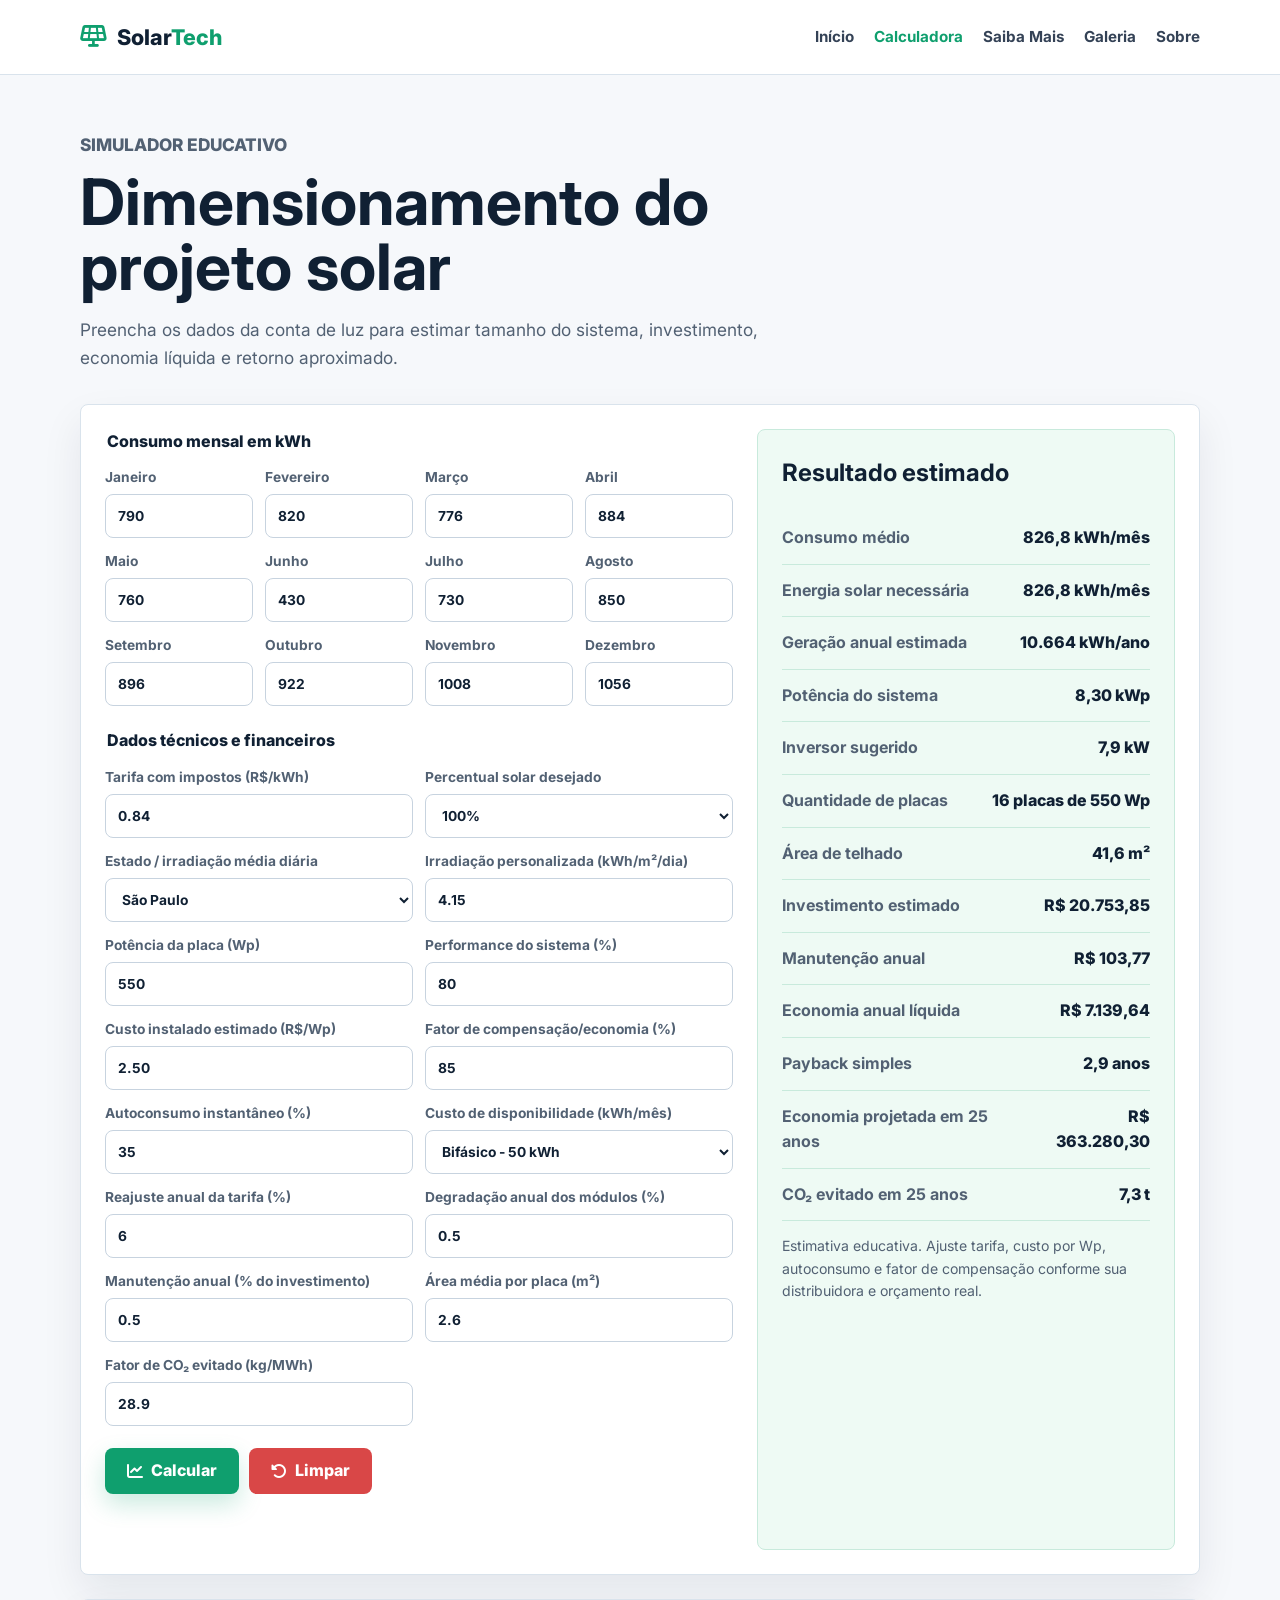
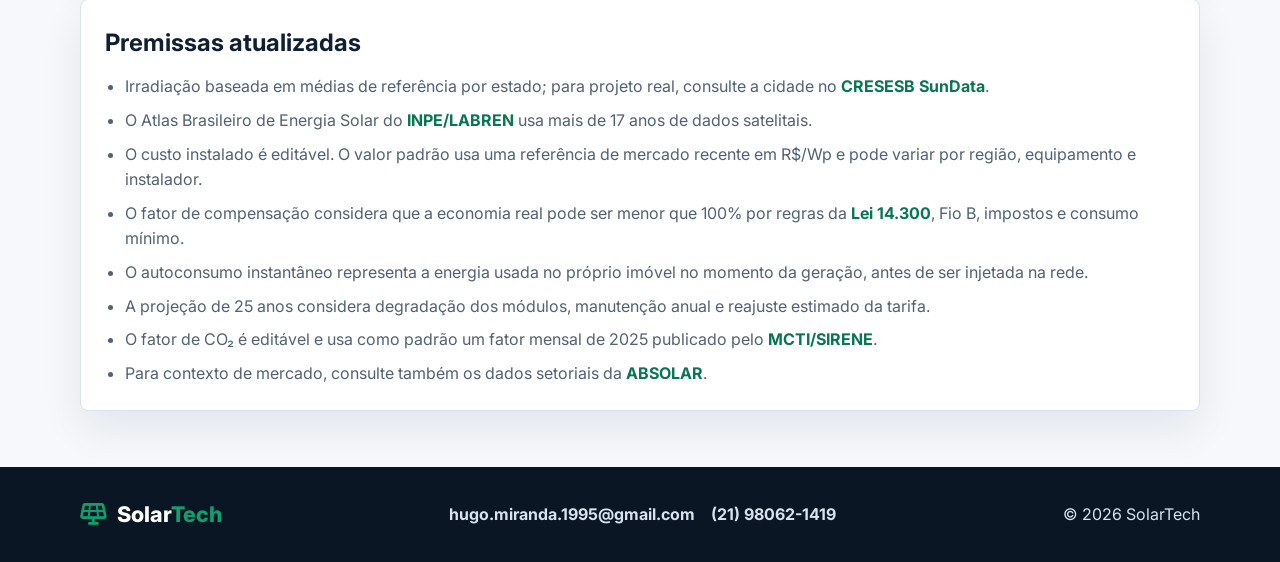
<file: calculadora.html>
<!DOCTYPE html>
<html lang="pt-BR">
<head>
  <meta charset="UTF-8">
  <meta name="viewport" content="width=device-width, initial-scale=1.0">
  <meta name="description" content="Calculadora SolarTech para estimar consumo, potência do sistema, quantidade de placas e economia.">
  <title>Calculadora Solar | SolarTech</title>
  <link rel="preconnect" href="https://fonts.googleapis.com">
  <link rel="preconnect" href="https://fonts.gstatic.com" crossorigin>
  <link href="https://fonts.googleapis.com/css2?family=Inter:wght@400;500;600;700;800&display=swap" rel="stylesheet">
  <link rel="stylesheet" href="https://cdnjs.cloudflare.com/ajax/libs/font-awesome/6.5.1/css/all.min.css">
  <link rel="stylesheet" href="assets/css/styles.css">
</head>
<body>
  <header class="site-header">
    <nav class="navbar container" aria-label="Navegação principal">
      <a class="brand" href="index.html"><i class="fa-solid fa-solar-panel"></i><span>Solar<span>Tech</span></span></a>
      <ul class="nav-links">
        <li><a href="index.html">Início</a></li>
        <li><a class="active" href="calculadora.html">Calculadora</a></li>
        <li><a href="saiba-mais.html">Saiba Mais</a></li>
        <li><a href="galeria.html">Galeria</a></li>
        <li><a href="sobre.html">Sobre</a></li>
      </ul>
    </nav>
  </header>

  <main class="container page">
    <div class="page-heading">
      <p class="eyebrow">Simulador educativo</p>
      <h1>Dimensionamento do projeto solar</h1>
      <p>Preencha os dados da conta de luz para estimar tamanho do sistema, investimento, economia líquida e retorno aproximado.</p>
    </div>

    <section class="calculator-shell">
      <form id="solar-form" class="calculator-form">
        <fieldset>
          <legend>Consumo mensal em kWh</legend>
          <div class="month-grid">
            <label>Janeiro <input type="number" min="0" id="jan" value="790"></label>
            <label>Fevereiro <input type="number" min="0" id="fev" value="820"></label>
            <label>Março <input type="number" min="0" id="mar" value="776"></label>
            <label>Abril <input type="number" min="0" id="abr" value="884"></label>
            <label>Maio <input type="number" min="0" id="mai" value="760"></label>
            <label>Junho <input type="number" min="0" id="jun" value="430"></label>
            <label>Julho <input type="number" min="0" id="jul" value="730"></label>
            <label>Agosto <input type="number" min="0" id="ago" value="850"></label>
            <label>Setembro <input type="number" min="0" id="set" value="896"></label>
            <label>Outubro <input type="number" min="0" id="out" value="922"></label>
            <label>Novembro <input type="number" min="0" id="nov" value="1008"></label>
            <label>Dezembro <input type="number" min="0" id="dez" value="1056"></label>
          </div>
        </fieldset>

        <fieldset>
          <legend>Dados técnicos e financeiros</legend>
          <div class="form-grid">
            <label>Tarifa com impostos (R$/kWh)
              <input type="number" min="0" step="0.01" id="tarifa" value="0.84">
            </label>
            <label>Percentual solar desejado
              <select id="percSolar">
                <option value="0.5">50%</option>
                <option value="0.7">70%</option>
                <option value="0.9">90%</option>
                <option value="1" selected>100%</option>
              </select>
            </label>
            <label>Estado / irradiação média diária
              <select id="estado">
                <option value="4.46">Acre</option>
                <option value="5.37">Alagoas</option>
                <option value="4.30">Amapá</option>
                <option value="4.72">Amazonas</option>
                <option value="5.44">Bahia</option>
                <option value="5.56">Ceará</option>
                <option value="5.11">Distrito Federal</option>
                <option value="4.90">Espírito Santo</option>
                <option value="5.28">Goiás</option>
                <option value="5.03">Maranhão</option>
                <option value="5.12">Mato Grosso</option>
                <option value="5.04">Mato Grosso do Sul</option>
                <option value="4.35">Minas Gerais</option>
                <option value="4.88">Pará</option>
                <option value="5.63">Paraíba</option>
                <option value="3.72">Paraná</option>
                <option value="5.71">Pernambuco</option>
                <option value="5.66">Piauí</option>
                <option value="4.64">Rio de Janeiro</option>
                <option value="5.68">Rio Grande do Norte</option>
                <option value="4.22">Rio Grande do Sul</option>
                <option value="4.55">Rondônia</option>
                <option value="4.64">Roraima</option>
                <option value="4.15" selected>São Paulo</option>
                <option value="4.24">Santa Catarina</option>
                <option value="5.43">Sergipe</option>
                <option value="5.15">Tocantins</option>
              </select>
            </label>
            <label>Irradiação personalizada (kWh/m²/dia)
              <input type="number" min="0" step="0.01" id="irradianciaManual" value="4.15">
            </label>
            <label>Potência da placa (Wp)
              <input type="number" min="1" id="potPlaca" value="550">
            </label>
            <label>Performance do sistema (%)
              <input type="number" min="50" max="95" step="1" id="performance" value="80">
            </label>
            <label>Custo instalado estimado (R$/Wp)
              <input type="number" min="0" step="0.01" id="custoWp" value="2.50">
            </label>
            <label>Fator de compensação/economia (%)
              <input type="number" min="0" max="100" step="1" id="fatorEconomia" value="85">
            </label>
            <label>Autoconsumo instantâneo (%)
              <input type="number" min="0" max="100" step="1" id="autoconsumo" value="35">
            </label>
            <label>Custo de disponibilidade (kWh/mês)
              <select id="disponibilidade">
                <option value="30">Monofásico - 30 kWh</option>
                <option value="50" selected>Bifásico - 50 kWh</option>
                <option value="100">Trifásico - 100 kWh</option>
              </select>
            </label>
            <label>Reajuste anual da tarifa (%)
              <input type="number" min="0" max="20" step="0.1" id="reajusteTarifa" value="6">
            </label>
            <label>Degradação anual dos módulos (%)
              <input type="number" min="0" max="2" step="0.1" id="degradacao" value="0.5">
            </label>
            <label>Manutenção anual (% do investimento)
              <input type="number" min="0" max="5" step="0.1" id="manutencao" value="0.5">
            </label>
            <label>Área média por placa (m²)
              <input type="number" min="1" step="0.1" id="areaPlaca" value="2.6">
            </label>
            <label>Fator de CO₂ evitado (kg/MWh)
              <input type="number" min="0" step="0.1" id="fatorCo2" value="28.9">
            </label>
          </div>
        </fieldset>

        <div class="form-actions">
          <button class="button" type="submit"><i class="fa-solid fa-chart-line"></i> Calcular</button>
          <button class="button button-danger" type="reset"><i class="fa-solid fa-rotate-left"></i> Limpar</button>
        </div>
        <p id="form-alert" class="form-alert" role="alert"></p>
      </form>

      <aside id="resultados" class="results-panel" aria-live="polite">
        <h2>Resultado estimado</h2>
        <dl>
          <div><dt>Consumo médio</dt><dd><span id="consMedio">0</span> kWh/mês</dd></div>
          <div><dt>Energia solar necessária</dt><dd><span id="energiaSolar">0</span> kWh/mês</dd></div>
          <div><dt>Geração anual estimada</dt><dd><span id="geracaoAnual">0</span> kWh/ano</dd></div>
          <div><dt>Potência do sistema</dt><dd><span id="potenciaSistema">0</span> kWp</dd></div>
          <div><dt>Inversor sugerido</dt><dd><span id="inversor">0</span> kW</dd></div>
          <div><dt>Quantidade de placas</dt><dd><span id="qtdPlacas">0</span> placas de <span id="potPlacaShow">0</span> Wp</dd></div>
          <div><dt>Área de telhado</dt><dd><span id="areaTelhado">0</span> m²</dd></div>
          <div><dt>Investimento estimado</dt><dd>R$ <span id="investimento">0</span></dd></div>
          <div><dt>Manutenção anual</dt><dd>R$ <span id="manutencaoAnual">0</span></dd></div>
          <div><dt>Economia anual líquida</dt><dd>R$ <span id="economiaAnual">0</span></dd></div>
          <div><dt>Payback simples</dt><dd><span id="payback">0</span> anos</dd></div>
          <div><dt>Economia projetada em 25 anos</dt><dd>R$ <span id="economia25">0</span></dd></div>
          <div><dt>CO₂ evitado em 25 anos</dt><dd><span id="co2Evitado">0</span> t</dd></div>
        </dl>
        <p>Estimativa educativa. Ajuste tarifa, custo por Wp, autoconsumo e fator de compensação conforme sua distribuidora e orçamento real.</p>
      </aside>
    </section>

    <section class="reference-box">
      <h2>Premissas atualizadas</h2>
      <ul>
        <li>Irradiação baseada em médias de referência por estado; para projeto real, consulte a cidade no <a href="https://cresesb.cepel.br/sundata/index.php" target="_blank" rel="noreferrer">CRESESB SunData</a>.</li>
        <li>O Atlas Brasileiro de Energia Solar do <a href="https://labren.ccst.inpe.br/atlas_2017.html" target="_blank" rel="noreferrer">INPE/LABREN</a> usa mais de 17 anos de dados satelitais.</li>
        <li>O custo instalado é editável. O valor padrão usa uma referência de mercado recente em R$/Wp e pode variar por região, equipamento e instalador.</li>
        <li>O fator de compensação considera que a economia real pode ser menor que 100% por regras da <a href="https://www.planalto.gov.br/ccivil_03/_ato2019-2022/2022/lei/l14300.htm" target="_blank" rel="noreferrer">Lei 14.300</a>, Fio B, impostos e consumo mínimo.</li>
        <li>O autoconsumo instantâneo representa a energia usada no próprio imóvel no momento da geração, antes de ser injetada na rede.</li>
        <li>A projeção de 25 anos considera degradação dos módulos, manutenção anual e reajuste estimado da tarifa.</li>
        <li>O fator de CO₂ é editável e usa como padrão um fator mensal de 2025 publicado pelo <a href="https://www.gov.br/mcti/pt-br/acompanhe-o-mcti/sirene/dados-e-ferramentas/fatores-de-emissao" target="_blank" rel="noreferrer">MCTI/SIRENE</a>.</li>
        <li>Para contexto de mercado, consulte também os dados setoriais da <a href="https://www.absolar.org.br/" target="_blank" rel="noreferrer">ABSOLAR</a>.</li>
      </ul>
    </section>
  </main>

  <footer class="site-footer">
    <div class="container footer-grid">
      <div class="brand footer-brand"><i class="fa-solid fa-solar-panel"></i><span>Solar<span>Tech</span></span></div>
      <div class="footer-contact">
        <a href="mailto:hugo.miranda.1995@gmail.com">hugo.miranda.1995@gmail.com</a>
        <a href="https://wa.me/5521980621419">(21) 98062-1419</a>
      </div>
      <p>© 2026 SolarTech</p>
    </div>
  </footer>

  <script src="assets/js/calculadora.js"></script>
</body>
</html>
</file>
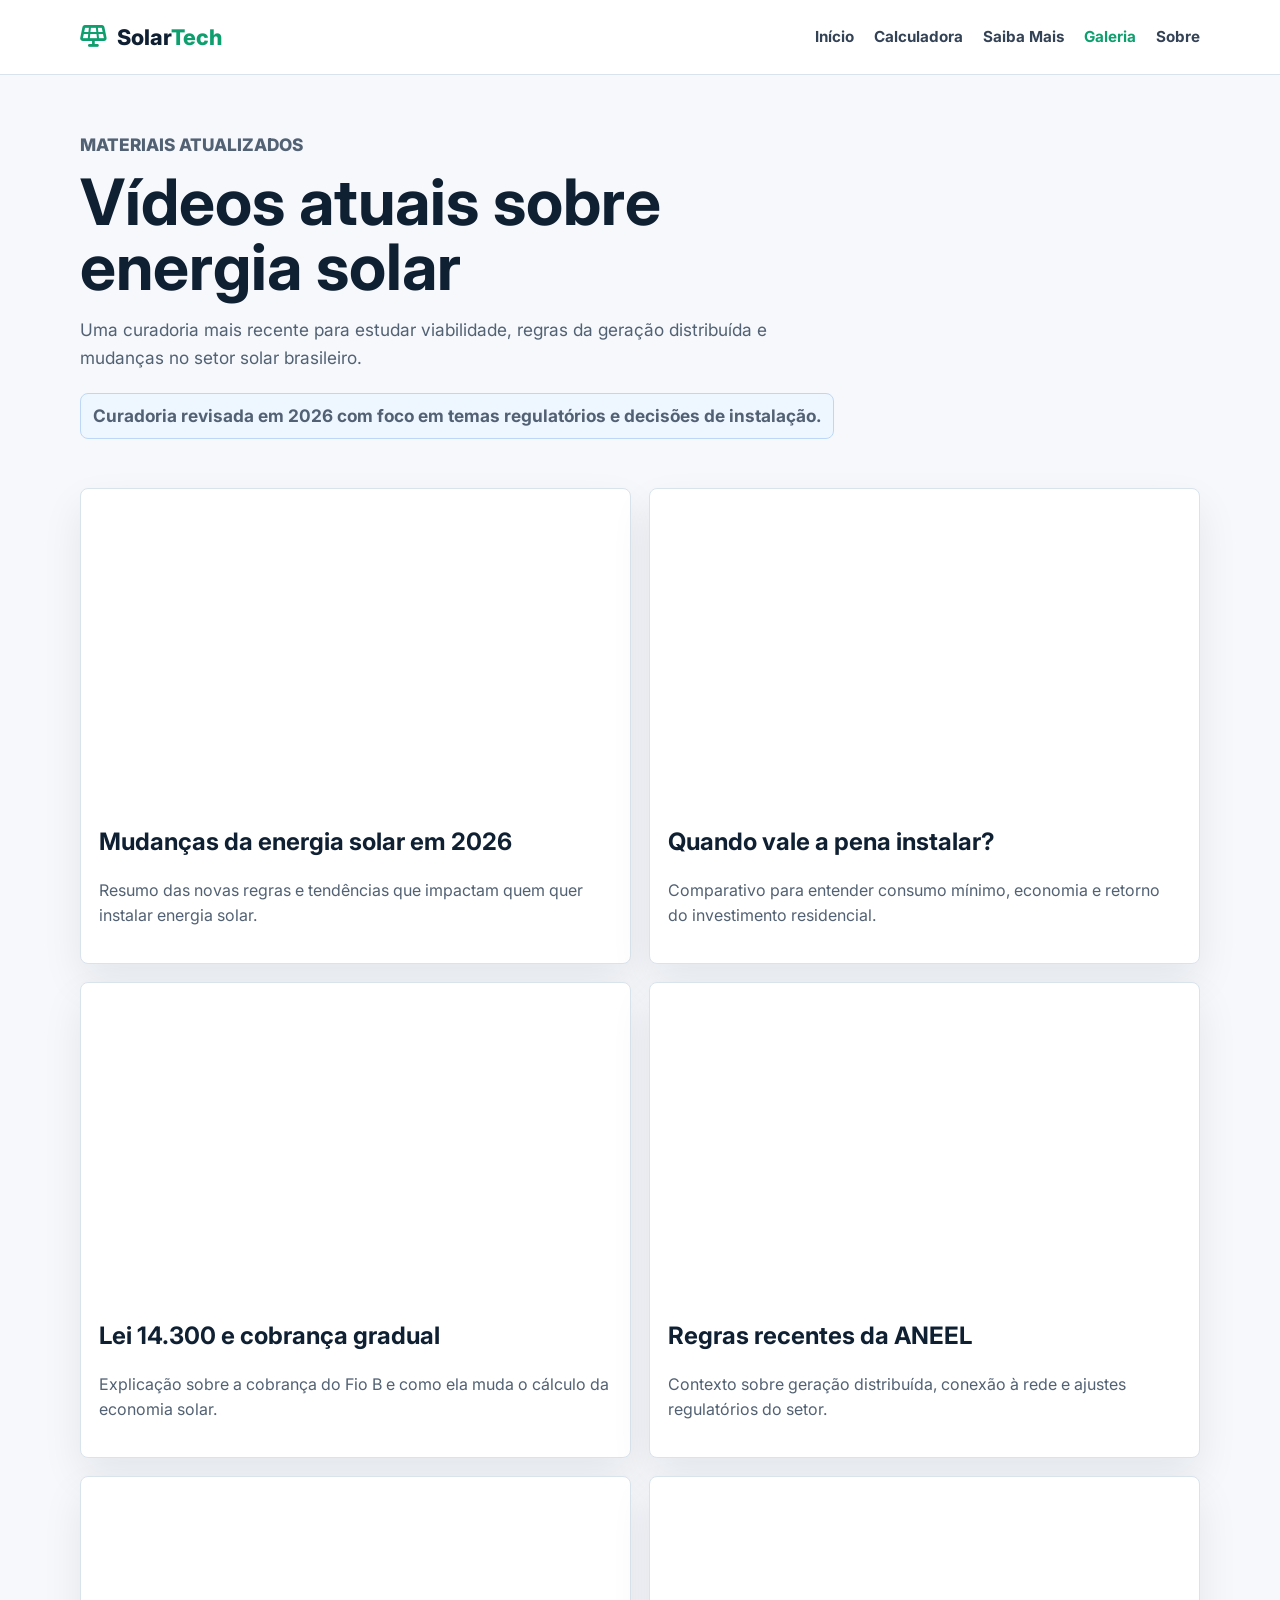
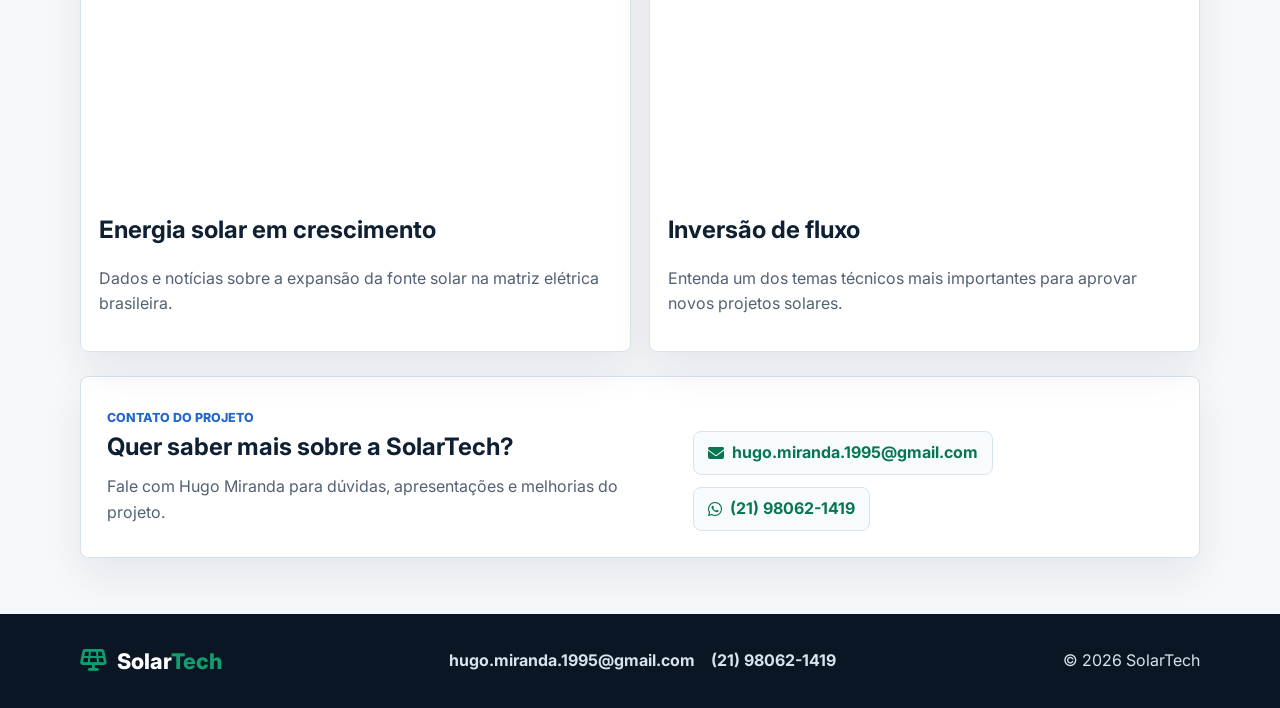
<file: galeria.html>
<!DOCTYPE html>
<html lang="pt-BR">
<head>
  <meta charset="UTF-8">
  <meta name="viewport" content="width=device-width, initial-scale=1.0">
  <meta name="description" content="Galeria SolarTech com vídeos atuais sobre energia solar, geração distribuída, regras da ANEEL e sustentabilidade.">
  <title>Galeria | SolarTech</title>
  <link rel="preconnect" href="https://fonts.googleapis.com">
  <link rel="preconnect" href="https://fonts.gstatic.com" crossorigin>
  <link href="https://fonts.googleapis.com/css2?family=Inter:wght@400;500;600;700;800&display=swap" rel="stylesheet">
  <link rel="stylesheet" href="https://cdnjs.cloudflare.com/ajax/libs/font-awesome/6.5.1/css/all.min.css">
  <link rel="stylesheet" href="assets/css/styles.css">
</head>
<body>
  <header class="site-header">
    <nav class="navbar container" aria-label="Navegação principal">
      <a class="brand" href="index.html"><i class="fa-solid fa-solar-panel"></i><span>Solar<span>Tech</span></span></a>
      <ul class="nav-links">
        <li><a href="index.html">Início</a></li>
        <li><a href="calculadora.html">Calculadora</a></li>
        <li><a href="saiba-mais.html">Saiba Mais</a></li>
        <li><a class="active" href="galeria.html">Galeria</a></li>
        <li><a href="sobre.html">Sobre</a></li>
      </ul>
    </nav>
  </header>

  <main class="container page">
    <div class="page-heading">
      <p class="eyebrow">Materiais atualizados</p>
      <h1>Vídeos atuais sobre energia solar</h1>
      <p>Uma curadoria mais recente para estudar viabilidade, regras da geração distribuída e mudanças no setor solar brasileiro.</p>
      <p class="update-note">Curadoria revisada em 2026 com foco em temas regulatórios e decisões de instalação.</p>
    </div>

    <section class="video-grid" aria-label="Vídeos educativos">
      <article class="video-card"><iframe src="https://www.youtube.com/embed/1yBeKyz-M9k" title="Energia solar: mudanças em 2026" loading="lazy" allowfullscreen></iframe><div><h2>Mudanças da energia solar em 2026</h2><p>Resumo das novas regras e tendências que impactam quem quer instalar energia solar.</p></div></article>
      <article class="video-card"><iframe src="https://www.youtube.com/embed/BUJmB48Dg5k" title="Energia solar: a partir de quantos kWh vale a pena instalar" loading="lazy" allowfullscreen></iframe><div><h2>Quando vale a pena instalar?</h2><p>Comparativo para entender consumo mínimo, economia e retorno do investimento residencial.</p></div></article>
      <article class="video-card"><iframe src="https://www.youtube.com/embed/XSpQOL24Nq4" title="Como calcular a taxação do sol em 2025 pela Lei 14.300" loading="lazy" allowfullscreen></iframe><div><h2>Lei 14.300 e cobrança gradual</h2><p>Explicação sobre a cobrança do Fio B e como ela muda o cálculo da economia solar.</p></div></article>
      <article class="video-card"><iframe src="https://www.youtube.com/embed/WY1JYaV0SAw" title="Nova resolução da ANEEL sobre geração distribuída" loading="lazy" allowfullscreen></iframe><div><h2>Regras recentes da ANEEL</h2><p>Contexto sobre geração distribuída, conexão à rede e ajustes regulatórios do setor.</p></div></article>
      <article class="video-card"><iframe src="https://www.youtube.com/embed/aIPC22HpOCU" title="Geração de energia solar bate novos recordes" loading="lazy" allowfullscreen></iframe><div><h2>Energia solar em crescimento</h2><p>Dados e notícias sobre a expansão da fonte solar na matriz elétrica brasileira.</p></div></article>
      <article class="video-card"><iframe src="https://www.youtube.com/embed/fU49XX3aCDg" title="Inversão de fluxo: decisão da ANEEL e REN 1.098/2024" loading="lazy" allowfullscreen></iframe><div><h2>Inversão de fluxo</h2><p>Entenda um dos temas técnicos mais importantes para aprovar novos projetos solares.</p></div></article>
    </section>

    <section class="gallery-contact">
      <div>
        <p class="eyebrow">Contato do projeto</p>
        <h2>Quer saber mais sobre a SolarTech?</h2>
        <p>Fale com Hugo Miranda para dúvidas, apresentações e melhorias do projeto.</p>
      </div>
      <div class="contact-list">
        <a href="mailto:hugo.miranda.1995@gmail.com"><i class="fa-solid fa-envelope"></i> hugo.miranda.1995@gmail.com</a>
        <a href="https://wa.me/5521980621419"><i class="fa-brands fa-whatsapp"></i> (21) 98062-1419</a>
      </div>
    </section>
  </main>

  <footer class="site-footer">
    <div class="container footer-grid">
      <div class="brand footer-brand"><i class="fa-solid fa-solar-panel"></i><span>Solar<span>Tech</span></span></div>
      <div class="footer-contact">
        <a href="mailto:hugo.miranda.1995@gmail.com">hugo.miranda.1995@gmail.com</a>
        <a href="https://wa.me/5521980621419">(21) 98062-1419</a>
      </div>
      <p>© 2026 SolarTech</p>
    </div>
  </footer>
</body>
</html>
</file>
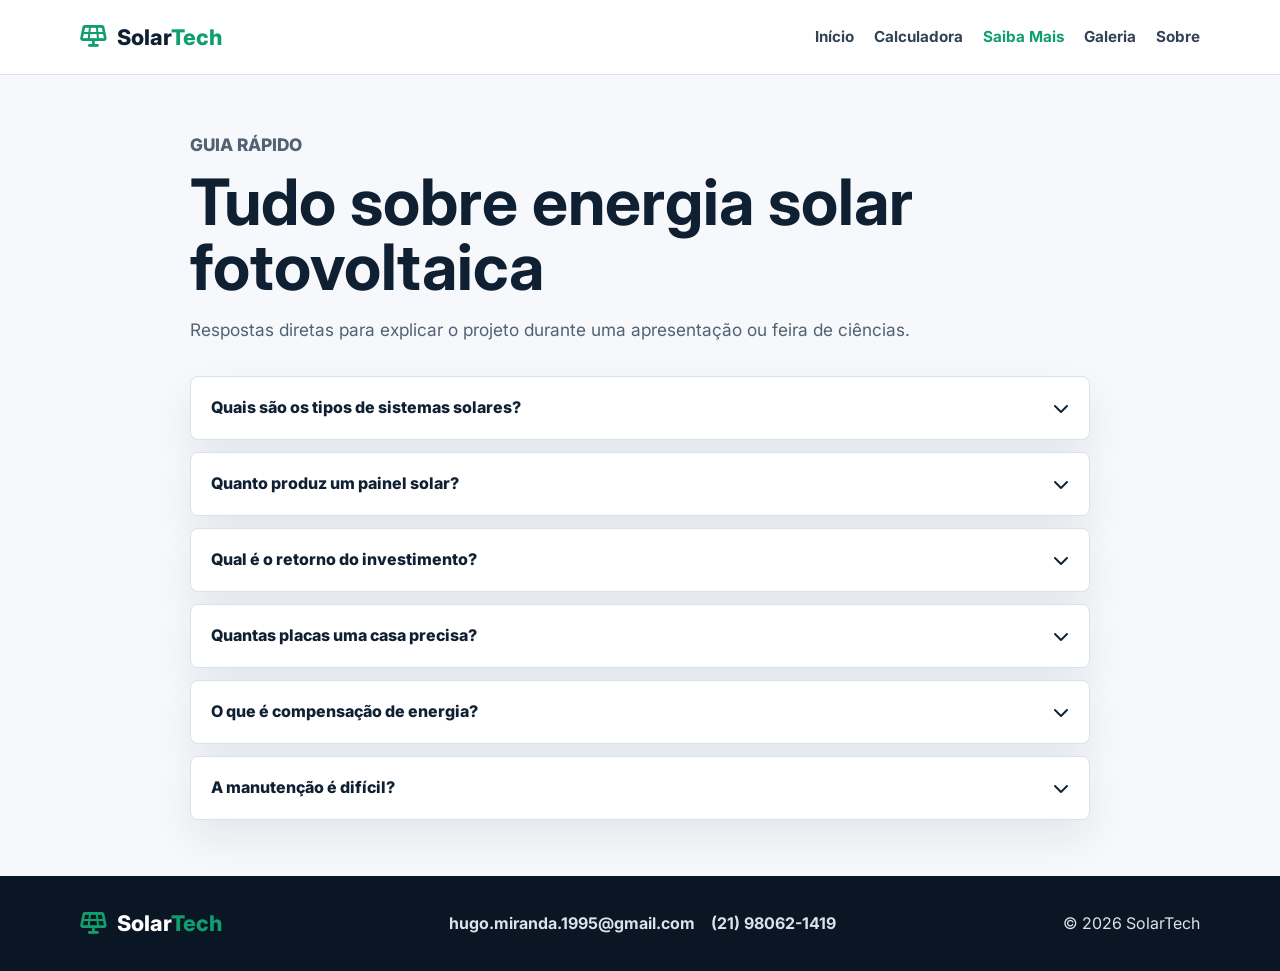
<file: saiba-mais.html>
<!DOCTYPE html>
<html lang="pt-BR">
<head>
  <meta charset="UTF-8">
  <meta name="viewport" content="width=device-width, initial-scale=1.0">
  <meta name="description" content="Guia rápido sobre energia solar fotovoltaica, tipos de sistema, produção, retorno e manutenção.">
  <title>Guia de Energia Solar | SolarTech</title>
  <link rel="preconnect" href="https://fonts.googleapis.com">
  <link rel="preconnect" href="https://fonts.gstatic.com" crossorigin>
  <link href="https://fonts.googleapis.com/css2?family=Inter:wght@400;500;600;700;800&display=swap" rel="stylesheet">
  <link rel="stylesheet" href="https://cdnjs.cloudflare.com/ajax/libs/font-awesome/6.5.1/css/all.min.css">
  <link rel="stylesheet" href="assets/css/styles.css">
</head>
<body>
  <header class="site-header">
    <nav class="navbar container" aria-label="Navegação principal">
      <a class="brand" href="index.html"><i class="fa-solid fa-solar-panel"></i><span>Solar<span>Tech</span></span></a>
      <ul class="nav-links">
        <li><a href="index.html">Início</a></li>
        <li><a href="calculadora.html">Calculadora</a></li>
        <li><a class="active" href="saiba-mais.html">Saiba Mais</a></li>
        <li><a href="galeria.html">Galeria</a></li>
        <li><a href="sobre.html">Sobre</a></li>
      </ul>
    </nav>
  </header>

  <main class="container page narrow">
    <div class="page-heading">
      <p class="eyebrow">Guia rápido</p>
      <h1>Tudo sobre energia solar fotovoltaica</h1>
      <p>Respostas diretas para explicar o projeto durante uma apresentação ou feira de ciências.</p>
    </div>

    <section class="faq-list">
      <article class="faq-item">
        <button class="faq-question" type="button">Quais são os tipos de sistemas solares? <i class="fa-solid fa-chevron-down"></i></button>
        <div class="faq-answer"><p>Os principais são grid-tie, conectado à rede elétrica; off-grid, isolado e com baterias; e híbrido, que combina rede e armazenamento.</p></div>
      </article>
      <article class="faq-item">
        <button class="faq-question" type="button">Quanto produz um painel solar? <i class="fa-solid fa-chevron-down"></i></button>
        <div class="faq-answer"><p>A produção depende da potência do painel, irradiação solar, inclinação, sombras e perdas do sistema. Em média, painéis residenciais modernos podem gerar dezenas de kWh por mês.</p></div>
      </article>
      <article class="faq-item">
        <button class="faq-question" type="button">Qual é o retorno do investimento? <i class="fa-solid fa-chevron-down"></i></button>
        <div class="faq-answer"><p>Em muitos casos residenciais no Brasil, o retorno fica entre 4 e 7 anos. Depois disso, a economia continua ao longo da vida útil do sistema.</p></div>
      </article>
      <article class="faq-item">
        <button class="faq-question" type="button">Quantas placas uma casa precisa? <i class="fa-solid fa-chevron-down"></i></button>
        <div class="faq-answer"><p>Depende do consumo mensal e da potência das placas. Uma casa com consumo de 500 kWh/mês pode precisar de aproximadamente 8 a 14 placas modernas, conforme a região.</p></div>
      </article>
      <article class="faq-item">
        <button class="faq-question" type="button">O que é compensação de energia? <i class="fa-solid fa-chevron-down"></i></button>
        <div class="faq-answer"><p>É o mecanismo em que a energia excedente injetada na rede gera créditos para abater parte do consumo em momentos de menor geração.</p></div>
      </article>
      <article class="faq-item">
        <button class="faq-question" type="button">A manutenção é difícil? <i class="fa-solid fa-chevron-down"></i></button>
        <div class="faq-answer"><p>Normalmente é simples: limpeza periódica dos módulos, verificação visual e acompanhamento do inversor ou aplicativo de monitoramento.</p></div>
      </article>
    </section>
  </main>

  <footer class="site-footer">
    <div class="container footer-grid">
      <div class="brand footer-brand"><i class="fa-solid fa-solar-panel"></i><span>Solar<span>Tech</span></span></div>
      <div class="footer-contact">
        <a href="mailto:hugo.miranda.1995@gmail.com">hugo.miranda.1995@gmail.com</a>
        <a href="https://wa.me/5521980621419">(21) 98062-1419</a>
      </div>
      <p>© 2026 SolarTech</p>
    </div>
  </footer>

  <script src="assets/js/faq.js"></script>
</body>
</html>
</file>
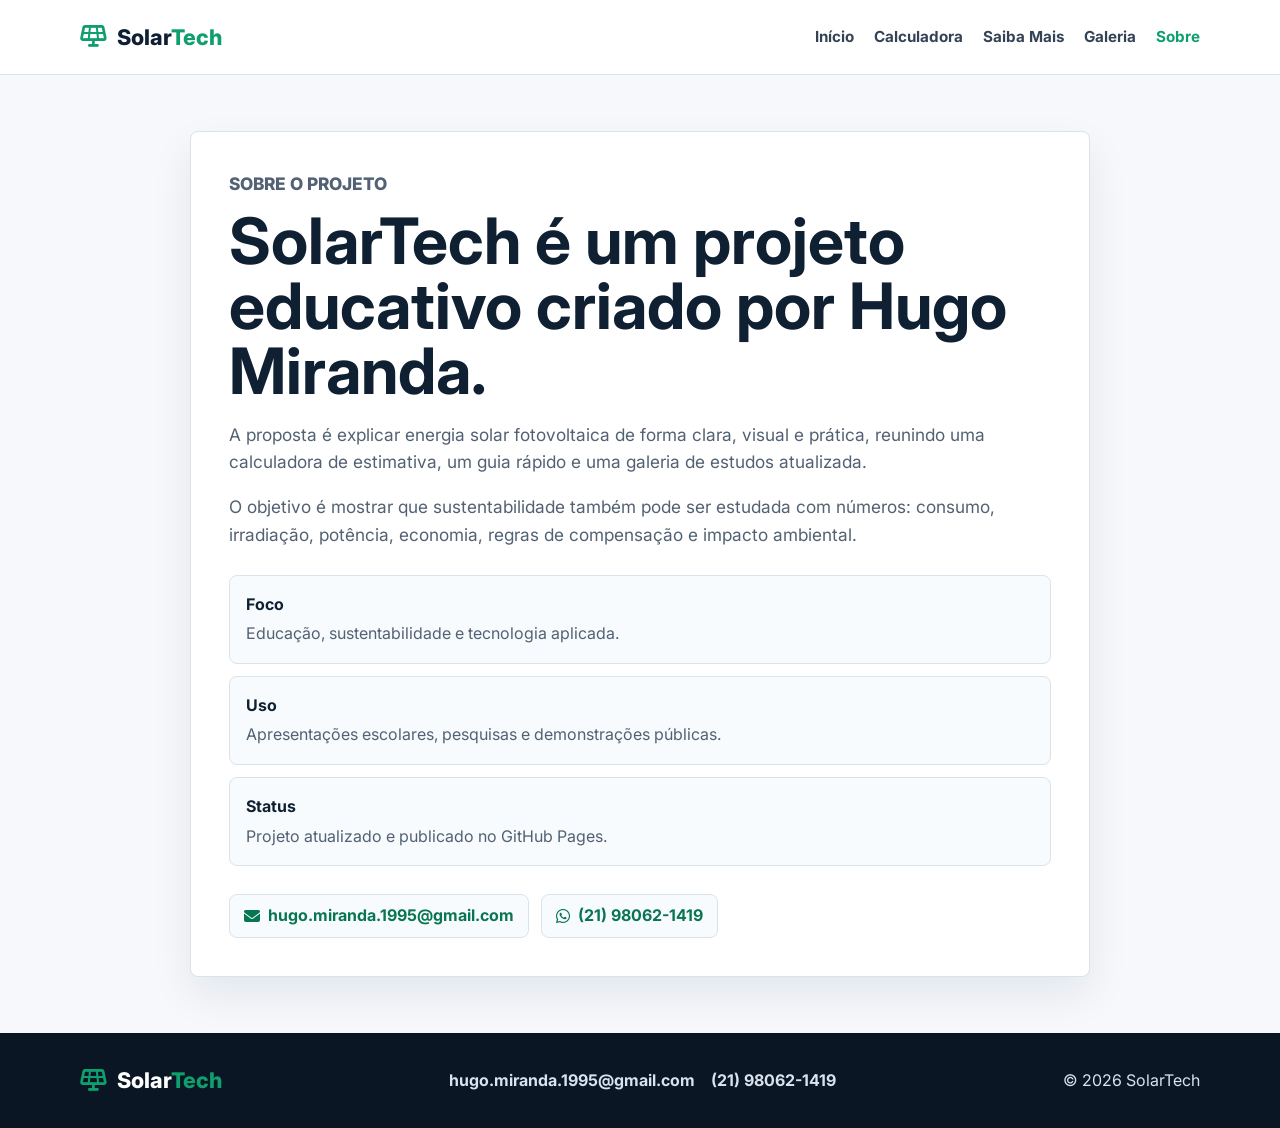
<file: sobre.html>
<!DOCTYPE html>
<html lang="pt-BR">
<head>
  <meta charset="UTF-8">
  <meta name="viewport" content="width=device-width, initial-scale=1.0">
  <meta name="description" content="Sobre o projeto SolarTech, uma iniciativa educativa para democratizar conhecimentos sobre energia solar.">
  <title>Sobre | SolarTech</title>
  <link rel="preconnect" href="https://fonts.googleapis.com">
  <link rel="preconnect" href="https://fonts.gstatic.com" crossorigin>
  <link href="https://fonts.googleapis.com/css2?family=Inter:wght@400;500;600;700;800&display=swap" rel="stylesheet">
  <link rel="stylesheet" href="https://cdnjs.cloudflare.com/ajax/libs/font-awesome/6.5.1/css/all.min.css">
  <link rel="stylesheet" href="assets/css/styles.css">
</head>
<body>
  <header class="site-header">
    <nav class="navbar container" aria-label="Navegação principal">
      <a class="brand" href="index.html"><i class="fa-solid fa-solar-panel"></i><span>Solar<span>Tech</span></span></a>
      <ul class="nav-links">
        <li><a href="index.html">Início</a></li>
        <li><a href="calculadora.html">Calculadora</a></li>
        <li><a href="saiba-mais.html">Saiba Mais</a></li>
        <li><a href="galeria.html">Galeria</a></li>
        <li><a class="active" href="sobre.html">Sobre</a></li>
      </ul>
    </nav>
  </header>

  <main class="container page narrow">
    <section class="about-panel">
      <p class="eyebrow">Sobre o projeto</p>
      <h1>SolarTech é um projeto educativo criado por Hugo Miranda.</h1>
      <p>A proposta é explicar energia solar fotovoltaica de forma clara, visual e prática, reunindo uma calculadora de estimativa, um guia rápido e uma galeria de estudos atualizada.</p>
      <p>O objetivo é mostrar que sustentabilidade também pode ser estudada com números: consumo, irradiação, potência, economia, regras de compensação e impacto ambiental.</p>
      <div class="professional-list">
        <div><strong>Foco</strong><span>Educação, sustentabilidade e tecnologia aplicada.</span></div>
        <div><strong>Uso</strong><span>Apresentações escolares, pesquisas e demonstrações públicas.</span></div>
        <div><strong>Status</strong><span>Projeto atualizado e publicado no GitHub Pages.</span></div>
      </div>
      <div class="contact-list">
        <a href="mailto:hugo.miranda.1995@gmail.com"><i class="fa-solid fa-envelope"></i> hugo.miranda.1995@gmail.com</a>
        <a href="https://wa.me/5521980621419"><i class="fa-brands fa-whatsapp"></i> (21) 98062-1419</a>
      </div>
    </section>
  </main>

  <footer class="site-footer">
    <div class="container footer-grid">
      <div class="brand footer-brand"><i class="fa-solid fa-solar-panel"></i><span>Solar<span>Tech</span></span></div>
      <div class="footer-contact">
        <a href="mailto:hugo.miranda.1995@gmail.com">hugo.miranda.1995@gmail.com</a>
        <a href="https://wa.me/5521980621419">(21) 98062-1419</a>
      </div>
      <p>© 2026 SolarTech</p>
    </div>
  </footer>
</body>
</html>
</file>
<file: assets/css/styles.css>
:root {
  --ink: #102033;
  --muted: #526173;
  --line: #d9e3ec;
  --paper: #ffffff;
  --bg: #f6f8fb;
  --green: #0f9f6e;
  --green-dark: #087650;
  --sun: #f6b13d;
  --blue: #2367c8;
  --danger: #d94747;
  --shadow: 0 18px 40px rgba(15, 31, 50, 0.08);
}

* {
  box-sizing: border-box;
}

body {
  margin: 0;
  font-family: "Inter", Arial, sans-serif;
  color: var(--ink);
  background: var(--bg);
  line-height: 1.6;
}

img,
iframe {
  max-width: 100%;
}

a {
  color: var(--green-dark);
  font-weight: 700;
  text-decoration: none;
}

.container {
  width: min(1120px, calc(100% - 32px));
  margin: 0 auto;
}

.site-header {
  position: sticky;
  top: 0;
  z-index: 20;
  background: rgba(255, 255, 255, 0.94);
  border-bottom: 1px solid var(--line);
  backdrop-filter: blur(14px);
}

.navbar {
  min-height: 74px;
  display: flex;
  align-items: center;
  gap: 24px;
  justify-content: space-between;
}

.brand {
  display: inline-flex;
  align-items: center;
  gap: 10px;
  color: var(--ink);
  font-size: 1.35rem;
  font-weight: 800;
  white-space: nowrap;
}

.brand i,
.brand span span,
.card-icon {
  color: var(--green);
}

.nav-links {
  display: flex;
  align-items: center;
  gap: 20px;
  padding: 0;
  margin: 0;
  list-style: none;
}

.nav-links a {
  color: #344256;
  font-size: 0.95rem;
  font-weight: 700;
}

.nav-links a:hover,
.nav-links a.active {
  color: var(--green);
}

.button {
  display: inline-flex;
  align-items: center;
  justify-content: center;
  gap: 8px;
  min-height: 46px;
  padding: 0 22px;
  border: 0;
  border-radius: 8px;
  background: var(--green);
  color: white;
  font: inherit;
  font-weight: 800;
  cursor: pointer;
  box-shadow: 0 10px 24px rgba(15, 159, 110, 0.22);
}

.button:hover {
  background: var(--green-dark);
  color: white;
}

.button-small {
  min-height: 38px;
  padding-inline: 16px;
}

.button-ghost {
  background: white;
  color: var(--green-dark);
  box-shadow: inset 0 0 0 1px var(--line);
}

.button-danger {
  background: var(--danger);
  box-shadow: none;
}

.hero {
  padding: 48px 0 56px;
  background: linear-gradient(180deg, #f7fbff 0%, #eef8f2 100%);
}

.hero-grid {
  display: grid;
  grid-template-columns: minmax(0, 1fr) minmax(320px, 0.88fr);
  gap: 40px;
  align-items: center;
}

.hero-copy h1,
.page-heading h1,
.about-panel h1 {
  margin: 0 0 16px;
  font-size: clamp(2.1rem, 5vw, 4.6rem);
  line-height: 1.02;
  letter-spacing: 0;
}

.hero-copy p,
.page-heading p,
.impact-grid p,
.about-panel p {
  color: var(--muted);
  font-size: 1.08rem;
}

.hero-actions {
  display: flex;
  flex-wrap: wrap;
  gap: 12px;
  margin-top: 26px;
}

.hero-media {
  margin: 0;
}

.hero-media img {
  width: 100%;
  aspect-ratio: 4 / 3;
  object-fit: cover;
  border-radius: 8px;
  box-shadow: var(--shadow);
}

.eyebrow {
  margin: 0 0 10px;
  color: var(--blue);
  font-size: 0.78rem;
  font-weight: 800;
  letter-spacing: 0;
  text-transform: uppercase;
}

.section,
.page {
  padding: 56px 0;
}

.narrow {
  max-width: 900px;
}

.section-heading,
.page-heading {
  max-width: 760px;
  margin-bottom: 32px;
}

.update-note {
  display: inline-flex;
  margin-top: 4px;
  padding: 8px 12px;
  border: 1px solid #bdd8f6;
  border-radius: 8px;
  background: #eef6ff;
  color: #1d5fa8;
  font-size: 0.92rem;
  font-weight: 700;
}

.section-heading h2,
.impact-grid h2 {
  margin: 0;
  font-size: clamp(1.8rem, 3vw, 2.7rem);
  line-height: 1.12;
}

.feature-grid,
.video-grid {
  display: grid;
  grid-template-columns: repeat(3, minmax(0, 1fr));
  gap: 18px;
}

.card,
.video-card,
.about-panel,
.calculator-shell,
.faq-item {
  background: var(--paper);
  border: 1px solid var(--line);
  border-radius: 8px;
  box-shadow: var(--shadow);
}

.card {
  padding: 26px;
}

.card-icon {
  font-size: 2rem;
  margin-bottom: 12px;
}

.card h3,
.video-card h2 {
  margin: 0 0 8px;
}

.card p,
.video-card p {
  color: var(--muted);
}

.impact-band {
  padding: 56px 0;
  background: #102033;
  color: white;
}

.solar-intel {
  padding: 56px 0;
  background: #ffffff;
  border-top: 1px solid var(--line);
  border-bottom: 1px solid var(--line);
}

.solar-intel-grid {
  display: grid;
  grid-template-columns: minmax(300px, 0.82fr) minmax(0, 1fr);
  gap: 34px;
  align-items: center;
}

.map-card {
  margin: 0;
  overflow: hidden;
  border: 1px solid var(--line);
  border-radius: 8px;
  background: var(--paper);
  box-shadow: var(--shadow);
}

.map-card img {
  display: block;
  width: 100%;
  max-height: 620px;
  object-fit: contain;
  background: #eaf3fb;
}

.map-card figcaption {
  padding: 12px 14px;
  color: var(--muted);
  font-size: 0.82rem;
}

.intel-content h2 {
  margin: 0 0 14px;
  font-size: clamp(1.9rem, 3vw, 3rem);
  line-height: 1.1;
}

.intel-content p {
  color: var(--muted);
}

.intel-stats {
  display: grid;
  grid-template-columns: repeat(3, minmax(0, 1fr));
  gap: 12px;
  margin-top: 22px;
}

.intel-stats div,
.timeline-grid article {
  padding: 16px;
  border: 1px solid var(--line);
  border-radius: 8px;
  background: #f8fbfd;
}

.intel-stats strong {
  display: block;
  color: var(--green-dark);
  font-size: 1.8rem;
  line-height: 1;
}

.intel-stats span,
.timeline-grid p {
  display: block;
  margin-top: 8px;
  color: var(--muted);
}

.source-links {
  display: flex;
  flex-wrap: wrap;
  gap: 10px;
  margin-top: 20px;
}

.source-links a {
  display: inline-flex;
  align-items: center;
  min-height: 38px;
  padding: 0 12px;
  border: 1px solid var(--line);
  border-radius: 8px;
  background: #ffffff;
}

.timeline-grid {
  display: grid;
  grid-template-columns: repeat(5, minmax(0, 1fr));
  gap: 12px;
}

.timeline-grid span {
  color: var(--blue);
  font-weight: 800;
}

.timeline-grid h3 {
  margin: 8px 0 0;
  font-size: 1rem;
  line-height: 1.25;
}

.timeline-grid p {
  margin-bottom: 0;
  font-size: 0.92rem;
}

.impact-band .eyebrow,
.impact-band p {
  color: #ccefe1;
}

.impact-grid {
  display: grid;
  grid-template-columns: 1.1fr 0.9fr;
  gap: 32px;
  align-items: center;
}

.stats {
  display: grid;
  gap: 12px;
}

.stats div {
  padding: 18px;
  border: 1px solid rgba(255, 255, 255, 0.18);
  border-radius: 8px;
  background: rgba(255, 255, 255, 0.06);
}

.stats strong {
  display: block;
  color: var(--sun);
  font-size: 2rem;
  line-height: 1;
}

.stats span {
  display: block;
  margin-top: 6px;
  color: #e2edf5;
}

.calculator-shell {
  display: grid;
  grid-template-columns: minmax(0, 1.2fr) minmax(300px, 0.8fr);
  gap: 24px;
  padding: 24px;
}

fieldset {
  margin: 0 0 22px;
  padding: 0;
  border: 0;
}

legend {
  margin-bottom: 12px;
  font-weight: 800;
}

.month-grid,
.form-grid {
  display: grid;
  grid-template-columns: repeat(4, minmax(0, 1fr));
  gap: 12px;
}

.form-grid {
  grid-template-columns: repeat(2, minmax(0, 1fr));
}

label {
  display: grid;
  gap: 6px;
  color: var(--muted);
  font-size: 0.86rem;
  font-weight: 700;
}

input,
select {
  width: 100%;
  min-height: 44px;
  padding: 0 12px;
  border: 1px solid #c7d3df;
  border-radius: 8px;
  background: white;
  color: var(--ink);
  font: inherit;
}

.form-actions {
  display: flex;
  flex-wrap: wrap;
  gap: 10px;
}

.form-alert {
  min-height: 24px;
  color: var(--danger);
  font-weight: 700;
}

.results-panel {
  padding: 24px;
  border-radius: 8px;
  background: #eefaf4;
  border: 1px solid #c8eadc;
}

.results-panel h2 {
  margin-top: 0;
}

.results-panel dl {
  margin: 0;
}

.results-panel dl div {
  display: flex;
  justify-content: space-between;
  gap: 16px;
  padding: 13px 0;
  border-bottom: 1px solid #c8eadc;
}

.results-panel dt {
  color: var(--muted);
  font-weight: 700;
}

.results-panel dd {
  margin: 0;
  text-align: right;
  font-weight: 800;
}

.results-panel p {
  color: var(--muted);
  font-size: 0.88rem;
}

.reference-box {
  margin-top: 24px;
  padding: 24px;
  border: 1px solid var(--line);
  border-radius: 8px;
  background: var(--paper);
  box-shadow: var(--shadow);
}

.reference-box h2 {
  margin: 0 0 12px;
}

.reference-box ul {
  margin: 0;
  padding-left: 20px;
  color: var(--muted);
}

.reference-box li + li {
  margin-top: 8px;
}

.faq-list {
  display: grid;
  gap: 12px;
}

.faq-question {
  width: 100%;
  min-height: 62px;
  display: flex;
  align-items: center;
  justify-content: space-between;
  gap: 16px;
  padding: 0 20px;
  border: 0;
  background: transparent;
  color: var(--ink);
  font: inherit;
  font-weight: 800;
  text-align: left;
  cursor: pointer;
}

.faq-answer {
  display: none;
  padding: 0 20px 20px;
  color: var(--muted);
}

.faq-item.open .faq-answer {
  display: block;
}

.faq-item.open .faq-question i {
  transform: rotate(180deg);
}

.video-grid {
  grid-template-columns: repeat(2, minmax(0, 1fr));
}

.video-card {
  overflow: hidden;
}

.video-card iframe {
  width: 100%;
  aspect-ratio: 16 / 9;
  border: 0;
}

.video-card div {
  padding: 18px;
}

.gallery-contact {
  display: flex;
  align-items: center;
  justify-content: space-between;
  gap: 24px;
  margin-top: 24px;
  padding: 26px;
  border: 1px solid var(--line);
  border-radius: 8px;
  background: var(--paper);
  box-shadow: var(--shadow);
}

.gallery-contact h2,
.gallery-contact p {
  margin: 0;
}

.gallery-contact p:not(.eyebrow) {
  color: var(--muted);
  margin-top: 8px;
}

.about-panel {
  padding: 38px;
}

.professional-list {
  display: grid;
  gap: 12px;
  margin: 26px 0;
}

.professional-list div {
  display: grid;
  gap: 4px;
  padding: 16px;
  border: 1px solid var(--line);
  border-radius: 8px;
  background: #f8fbfd;
}

.professional-list strong {
  color: var(--ink);
}

.professional-list span {
  color: var(--muted);
}

.contact-list {
  display: flex;
  flex-wrap: wrap;
  gap: 12px;
  margin-top: 28px;
}

.contact-list a {
  display: inline-flex;
  align-items: center;
  gap: 8px;
  min-height: 44px;
  padding: 0 14px;
  border: 1px solid var(--line);
  border-radius: 8px;
  background: #f8fbfd;
}

.site-footer {
  padding: 30px 0;
  background: #0b1624;
  color: #d8e3ee;
}

.footer-grid {
  display: flex;
  align-items: center;
  justify-content: space-between;
  gap: 16px;
  flex-wrap: wrap;
}

.footer-brand {
  color: white;
}

.site-footer p {
  margin: 0;
}

.footer-contact {
  display: flex;
  flex-wrap: wrap;
  gap: 10px 16px;
}

.footer-contact a {
  color: #d8e3ee;
  font-weight: 700;
}

.footer-contact a:hover {
  color: white;
}

@media (max-width: 900px) {
  .navbar {
    align-items: flex-start;
    flex-direction: column;
    padding: 16px 0;
  }

  .nav-links {
    width: 100%;
    flex-wrap: wrap;
    gap: 12px 18px;
  }

  .hero-grid,
  .impact-grid,
  .solar-intel-grid,
  .calculator-shell {
    grid-template-columns: 1fr;
  }

  .feature-grid,
  .video-grid,
  .timeline-grid {
    grid-template-columns: 1fr;
  }

  .intel-stats {
    grid-template-columns: 1fr;
  }

  .gallery-contact {
    align-items: flex-start;
    flex-direction: column;
  }

  .month-grid,
  .form-grid {
    grid-template-columns: repeat(2, minmax(0, 1fr));
  }
}

@media (max-width: 560px) {
  .container {
    width: min(100% - 24px, 1120px);
  }

  .hero,
  .section,
  .page,
  .impact-band {
    padding-block: 36px;
  }

  .hero-copy h1,
  .page-heading h1,
  .about-panel h1 {
    font-size: 2.05rem;
  }

  .month-grid,
  .form-grid {
    grid-template-columns: 1fr;
  }

  .calculator-shell,
  .about-panel {
    padding: 18px;
  }

  .results-panel dl div {
    display: grid;
    gap: 4px;
  }

  .results-panel dd {
    text-align: left;
  }
}
</file>
